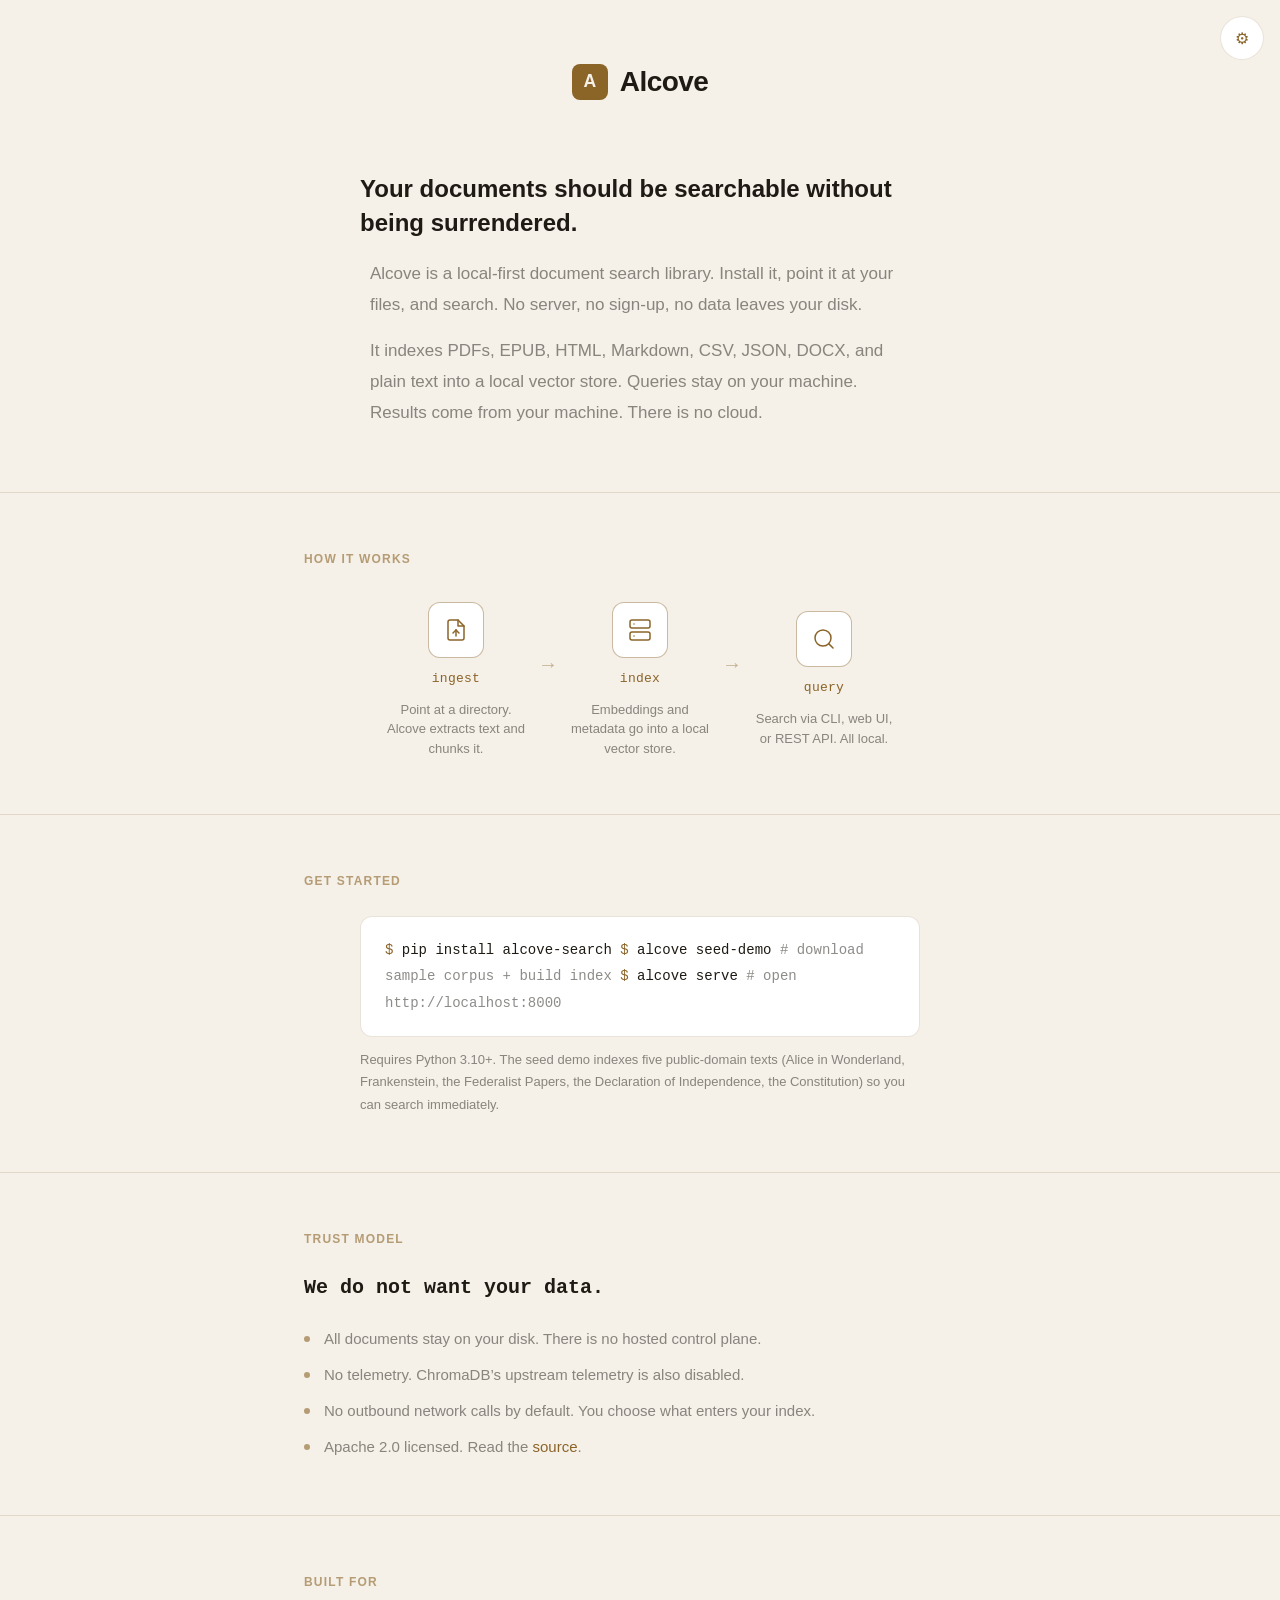
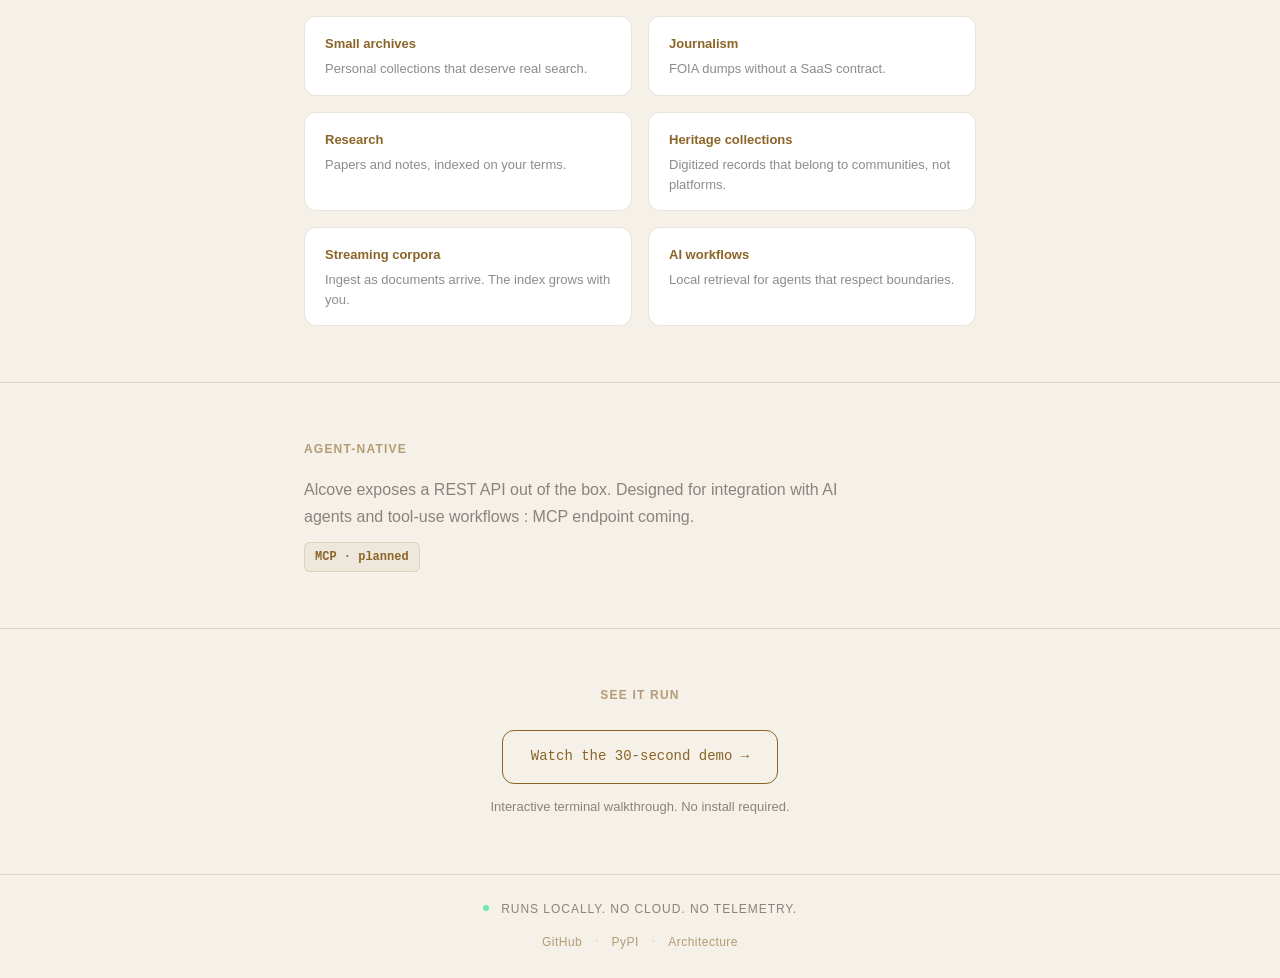
<file: docs/index.html>
<!DOCTYPE html>
<html lang="en">
<head>
<meta charset="UTF-8">
<meta name="viewport" content="width=device-width, initial-scale=1.0">
<title>Alcove: Local-First Document Search</title>
<meta name="description" content="Index your documents locally. Search them instantly. Your data never leaves your disk.">
<meta property="og:title" content="Alcove: Local-First Document Search">
<meta property="og:description" content="Index your documents locally. Search them instantly. Your data never leaves your disk.">
<meta property="og:type" content="website">
<meta property="og:url" content="https://pro777.github.io/alcove/">
<meta property="og:image" content="https://pro777.github.io/alcove/assets/logo.svg">
<link rel="icon" type="image/png" sizes="32x32" href="assets/favicon-32x32.png">
<link rel="apple-touch-icon" href="assets/apple-touch-icon.png">

<script>
(function() {
  var t = localStorage.getItem('alcove-theme');
  if (t) document.documentElement.dataset.theme = t;
})();
</script>

<style>
/* ---- Self-hosted Space Grotesk ---- */
@font-face {
  font-family: 'Space Grotesk';
  font-style: normal;
  font-weight: 300 700;
  font-display: swap;
  src: url([data-uri]) format('woff2');
  unicode-range: U+0000-00FF, U+0131, U+0152-0153, U+02BB-02BC, U+02C6, U+02DA, U+02DC, U+0304, U+0308, U+0329, U+2000-206F, U+20AC, U+2122, U+2191, U+2193, U+2212, U+2215, U+FEFF, U+FFFD;
}

/* ---- Custom Properties ---- */
:root {
  --bg-body:      #1e1a14;
  --bg-surface:   #2a241d;
  --bg-card:      #241f18;
  --border:       rgba(211, 166, 111, 0.12);
  --border-hover: rgba(211, 166, 111, 0.35);
  --gold:         #d3a66f;
  --gold-dim:     rgba(211, 166, 111, 0.50);
  --gold-faint:   rgba(211, 166, 111, 0.08);
  --gold-glow:    rgba(211, 166, 111, 0.18);
  --text:         #f5f0e8;
  --text-muted:   rgba(245, 240, 232, 0.45);
  --font-sans:    'Space Grotesk', -apple-system, BlinkMacSystemFont, 'Segoe UI', Roboto, sans-serif;
  --font-mono:    'SF Mono', 'Cascadia Code', 'Fira Code', 'JetBrains Mono', Menlo, Monaco, Consolas, monospace;
  --radius-sm:    0.375rem;
  --radius-md:    0.5rem;
  --radius-lg:    0.75rem;
  color-scheme: dark;
}

@media (prefers-color-scheme: light) {
  :root:not([data-theme]) {
    color-scheme: light;
    --bg-body:      #f5f0e8;
    --bg-surface:   #ede8df;
    --bg-card:      #ffffff;
    --border:       rgba(139, 100, 45, 0.18);
    --border-hover: rgba(139, 100, 45, 0.45);
    --gold:         #8b6428;
    --gold-dim:     rgba(139, 100, 40, 0.60);
    --gold-faint:   rgba(139, 100, 40, 0.06);
    --gold-glow:    rgba(139, 100, 40, 0.14);
    --text:         #1e1a14;
    --text-muted:   rgba(30, 26, 20, 0.50);
  }
}

[data-theme="light"] {
  color-scheme: light;
  --bg-body:      #f5f0e8;
  --bg-surface:   #ede8df;
  --bg-card:      #ffffff;
  --border:       rgba(139, 100, 45, 0.18);
  --border-hover: rgba(139, 100, 45, 0.45);
  --gold:         #8b6428;
  --gold-dim:     rgba(139, 100, 40, 0.60);
  --gold-faint:   rgba(139, 100, 40, 0.06);
  --gold-glow:    rgba(139, 100, 40, 0.14);
  --text:         #1e1a14;
  --text-muted:   rgba(30, 26, 20, 0.50);
}

[data-theme="dark"] {
  color-scheme: dark;
  --bg-body:      #1e1a14;
  --bg-surface:   #2a241d;
  --bg-card:      #241f18;
  --border:       rgba(211, 166, 111, 0.12);
  --border-hover: rgba(211, 166, 111, 0.35);
  --gold:         #d3a66f;
  --gold-dim:     rgba(211, 166, 111, 0.50);
  --gold-faint:   rgba(211, 166, 111, 0.08);
  --gold-glow:    rgba(211, 166, 111, 0.18);
  --text:         #f5f0e8;
  --text-muted:   rgba(245, 240, 232, 0.45);
}

/* ---- Reset ---- */
*, *::before, *::after { box-sizing: border-box; margin: 0; padding: 0; }
html { scroll-behavior: smooth; }

body {
  background: var(--bg-body);
  color: var(--text);
  font-family: var(--font-sans);
  font-size: 16px;
  line-height: 1.7;
  min-height: 100vh;
  -webkit-font-smoothing: antialiased;
  -moz-osx-font-smoothing: grayscale;
}

/* ---- Accessibility ---- */
.sr-only {
  position: absolute; width: 1px; height: 1px; padding: 0; margin: -1px;
  overflow: hidden; clip: rect(0,0,0,0); white-space: nowrap; border: 0;
}

.skip-link {
  position: absolute; top: -44px; left: 1rem;
  background: var(--gold); color: var(--bg-body);
  padding: 0.5rem 1rem; font-weight: 600; font-size: 0.875rem;
  border-radius: 0 0 var(--radius-sm) var(--radius-sm);
  z-index: 200; transition: top 0.2s; text-decoration: none;
  min-height: 44px; display: inline-flex; align-items: center;
}
.skip-link:focus { top: 0; }

a:focus-visible, button:focus-visible {
  outline: 2px solid var(--gold); outline-offset: 2px; border-radius: var(--radius-sm);
}

/* ---- Theme Toggle ---- */
.theme-toggle {
  position: fixed; top: 1rem; right: 1rem;
  background: var(--bg-card); border: 1px solid var(--border);
  border-radius: 50%; width: 38px; height: 38px;
  display: flex; align-items: center; justify-content: center;
  cursor: pointer; font-size: 1rem; color: var(--gold);
  z-index: 100; padding: 0;
  transition: background 0.2s, border-color 0.2s;
  min-height: 44px; min-width: 44px;
}
.theme-toggle:hover { border-color: var(--border-hover); background: var(--bg-surface); }

/* ---- Layout ---- */
.container {
  max-width: 720px; width: 100%; margin: 0 auto; padding: 0 1.5rem;
}

/* ---- Header ---- */
.site-header {
  padding: 4rem 0 2rem; text-align: center;
}
.logo-row {
  display: flex; align-items: center; justify-content: center; gap: 0.75rem; margin-bottom: 0.5rem;
}
.logo-mark {
  width: 36px; height: 36px; background: var(--gold);
  border-radius: var(--radius-md);
  display: flex; align-items: center; justify-content: center;
  color: var(--bg-body); font-size: 1.1rem; font-weight: 700;
  letter-spacing: -0.02em; flex-shrink: 0;
}
.site-title {
  font-size: 1.75rem; font-weight: 700; color: var(--text);
  letter-spacing: -0.02em; line-height: 1;
}

/* ---- Sections ---- */
section {
  padding: 3.5rem 0;
}

section + section {
  border-top: 1px solid var(--border);
}

/* ---- Thesis (hero) ---- */
.thesis {
  padding: 2rem 0 4rem;
}
.thesis h2 {
  font-size: 1.5rem; font-weight: 600; line-height: 1.4;
  color: var(--text); margin: 0 auto 1.25rem; max-width: 560px;
}
.thesis p {
  font-size: 1.0625rem; line-height: 1.8; color: var(--text-muted);
  margin: 0 auto; max-width: 540px;
}
.thesis p + p {
  margin-top: 1rem;
}

/* ---- Pipeline ---- */
.pipeline-section h3 {
  font-size: 0.75rem; font-weight: 600; text-transform: uppercase;
  letter-spacing: 0.1em; color: var(--gold-dim); margin-bottom: 2rem;
}

.pipeline {
  display: flex; align-items: center; justify-content: center;
  gap: 0; flex-wrap: nowrap;
}

.pipeline-stage {
  display: flex; flex-direction: column; align-items: center;
  gap: 0.625rem; flex: 0 0 auto; min-width: 120px;
}

.pipeline-icon {
  width: 56px; height: 56px;
  border: 1.5px solid var(--border-hover);
  border-radius: var(--radius-lg);
  display: flex; align-items: center; justify-content: center;
  background: var(--bg-card);
  transition: border-color 0.3s, box-shadow 0.3s;
}

.pipeline-icon svg {
  width: 24px; height: 24px; stroke: var(--gold); fill: none;
  stroke-width: 1.5; stroke-linecap: round; stroke-linejoin: round;
}

.pipeline-stage:hover .pipeline-icon {
  border-color: var(--gold); box-shadow: 0 0 16px var(--gold-glow); }

.pipeline-label {
  font-family: var(--font-mono); font-size: 0.8125rem;
  font-weight: 500; color: var(--gold); letter-spacing: 0.02em;
}

.pipeline-desc {
  font-size: 0.8125rem; color: var(--text-muted); text-align: center;
  max-width: 140px; line-height: 1.5;
}

.pipeline-arrow {
  color: var(--border-hover); font-size: 1.25rem;
  padding: 0 0.75rem; margin-top: -2rem; flex-shrink: 0;
}

/* ---- Trust ---- */
.trust-section h3 {
  font-size: 0.75rem; font-weight: 600; text-transform: uppercase;
  letter-spacing: 0.1em; color: var(--gold-dim); margin-bottom: 1.5rem;
}

.trust-statement {
  font-family: var(--font-mono); font-size: 1.25rem;
  font-weight: 600; color: var(--text); margin-bottom: 1.5rem;
  line-height: 1.5;
}

.trust-points {
  display: grid; grid-template-columns: 1fr; gap: 0.75rem;
}

.trust-point {
  font-size: 0.9375rem; color: var(--text-muted); line-height: 1.6;
  padding-left: 1.25rem; position: relative;
}

.trust-point::before {
  content: ''; position: absolute; left: 0; top: 0.6em;
  width: 6px; height: 6px; border-radius: 50%;
  background: var(--gold-dim);
}

/* ---- Quick Start ---- */
.quickstart-section h3 {
  font-size: 0.75rem; font-weight: 600; text-transform: uppercase;
  letter-spacing: 0.1em; color: var(--gold-dim); margin-bottom: 1.5rem;
}

.code-block {
  background: var(--bg-card); border: 1px solid var(--border);
  border-radius: var(--radius-lg); padding: 1.25rem 1.5rem;
  font-family: var(--font-mono); font-size: 0.875rem;
  line-height: 1.9; overflow-x: auto; position: relative;
  margin: 0 auto; max-width: 560px;
}

.code-block code {
  color: var(--text);
}

.code-prompt { color: var(--gold); }
.code-comment { color: var(--text-muted); }

.code-block + .code-note {
  margin: 0.75rem auto 0; font-size: 0.8125rem; color: var(--text-muted);
  max-width: 560px;
}

/* ---- Verticals ---- */
.verticals-section h3 {
  font-size: 0.75rem; font-weight: 600; text-transform: uppercase;
  letter-spacing: 0.1em; color: var(--gold-dim); margin-bottom: 1.5rem;
}

.verticals-grid {
  display: grid; grid-template-columns: 1fr 1fr; gap: 1rem;
}

.vertical-item {
  background: var(--bg-card); border: 1px solid var(--border);
  border-radius: var(--radius-lg); padding: 1rem 1.25rem;
  transition: border-color 0.2s;
}

.vertical-item:hover {
  border-color: var(--border-hover);
}

.vertical-label {
  font-size: 0.8125rem; font-weight: 600; color: var(--gold);
  margin-bottom: 0.25rem;
}

.vertical-desc {
  font-size: 0.8125rem; color: var(--text-muted); line-height: 1.5;
}

/* ---- Agent / MCP ---- */
.agent-section h3 {
  font-size: 0.75rem; font-weight: 600; text-transform: uppercase;
  letter-spacing: 0.1em; color: var(--gold-dim); margin-bottom: 1rem;
}

.agent-section p {
  font-size: 1rem; color: var(--text-muted); line-height: 1.7;
  max-width: 540px;
}

.agent-badge {
  display: inline-block; font-family: var(--font-mono);
  font-size: 0.75rem; font-weight: 600;
  padding: 0.25rem 0.625rem; border-radius: var(--radius-sm);
  background: var(--gold-faint); color: var(--gold);
  border: 1px solid var(--border);
  margin-top: 0.75rem;
}

/* ---- Demo ---- */
.demo-section {
  text-align: center;
}

.demo-section h3 {
  font-size: 0.75rem; font-weight: 600; text-transform: uppercase;
  letter-spacing: 0.1em; color: var(--gold-dim); margin-bottom: 1.5rem;
}

.demo-link {
  display: inline-flex; align-items: center; gap: 0.5rem;
  padding: 0.875rem 1.75rem;
  border: 1px solid var(--gold); border-radius: var(--radius-lg);
  color: var(--gold); text-decoration: none;
  font-family: var(--font-mono); font-size: 0.875rem; font-weight: 500;
  transition: background 0.2s, color 0.2s;
}

.demo-link:hover {
  background: var(--gold); color: var(--bg-body); text-decoration: none;
}

.demo-note {
  margin-top: 0.75rem; font-size: 0.8125rem; color: var(--text-muted);
}

/* ---- Footer ---- */
.site-footer {
  padding: 1.5rem 0; border-top: 1px solid var(--border);
  text-align: center;
}
.site-footer p {
  font-size: 0.75rem; font-weight: 500; text-transform: uppercase;
  letter-spacing: 0.08em; color: var(--text-muted);
}
.footer-dot {
  display: inline-block; width: 6px; height: 6px; border-radius: 50%;
  background: #6ee7b7; margin-right: 0.5rem;
  vertical-align: middle; position: relative; top: -1px;
}
.footer-links {
  margin-top: 0.5rem;
}
.footer-links a {
  font-size: 0.75rem; color: var(--gold-dim); text-decoration: none;
  letter-spacing: 0.04em;
}
.footer-links a:hover {
  color: var(--gold); text-decoration: underline;
}
.footer-sep {
  margin: 0 0.5rem; color: var(--border);
}

/* ---- Links ---- */
a { color: var(--gold); text-decoration: none; }
a:hover { text-decoration: underline; }

/* ---- Responsive ---- */
@media (max-width: 600px) {
  .container { padding: 0 1rem; }
  .site-header { padding: 3rem 0 1.5rem; }
  .site-title { font-size: 1.5rem; }
  section { padding: 2.5rem 0; }
  .thesis h2 { font-size: 1.25rem; }
  .pipeline { flex-direction: column; gap: 1rem; }
  .pipeline-arrow { transform: rotate(90deg); margin: 0; padding: 0; }
  .pipeline-stage { min-width: auto; }
  .verticals-grid { grid-template-columns: 1fr; }
  .trust-statement { font-size: 1.0625rem; }
}
</style>
</head>
<body>

<a href="#main" class="skip-link">Skip to main content</a>

<button class="theme-toggle" id="theme-toggle" aria-label="Toggle theme">
  <span id="theme-icon">&#9790;</span>
</button>

<header class="site-header">
  <div class="container">
    <div class="logo-row">
      <div class="logo-mark" aria-hidden="true">A</div>
      <h1 class="site-title">Alcove</h1>
    </div>
  </div>
</header>

<main id="main">

  <!-- Thesis -->
  <section class="thesis">
    <div class="container">
      <h2>Your documents should be searchable without being surrendered.</h2>
      <p>
        Alcove is a local-first document search library. Install it, point it at your files, and search. No server, no sign-up, no data leaves your disk.
      </p>
      <p>
        It indexes PDFs, EPUB, HTML, Markdown, CSV, JSON, DOCX, and plain text into a local vector store. Queries stay on your machine. Results come from your machine. There is no cloud.
      </p>
    </div>
  </section>

  <!-- Pipeline -->
  <section class="pipeline-section">
    <div class="container">
      <h3>How it works</h3>
      <div class="pipeline" role="img" aria-label="Three-stage pipeline: ingest files, index into vector store, query locally">

        <div class="pipeline-stage">
          <div class="pipeline-icon">
            <svg viewBox="0 0 24 24"><path d="M14 2H6a2 2 0 0 0-2 2v16a2 2 0 0 0 2 2h12a2 2 0 0 0 2-2V8z"/><polyline points="14 2 14 8 20 8"/><line x1="12" y1="18" x2="12" y2="12"/><line x1="9" y1="15" x2="12" y2="12"/><line x1="15" y1="15" x2="12" y2="12"/></svg>
          </div>
          <span class="pipeline-label">ingest</span>
          <span class="pipeline-desc">Point at a directory. Alcove extracts text and chunks it.</span>
        </div>

        <span class="pipeline-arrow" aria-hidden="true">&#8594;</span>

        <div class="pipeline-stage">
          <div class="pipeline-icon">
            <svg viewBox="0 0 24 24"><rect x="2" y="2" width="20" height="8" rx="2" ry="2"/><rect x="2" y="14" width="20" height="8" rx="2" ry="2"/><line x1="6" y1="6" x2="6.01" y2="6"/><line x1="6" y1="18" x2="6.01" y2="18"/></svg>
          </div>
          <span class="pipeline-label">index</span>
          <span class="pipeline-desc">Embeddings and metadata go into a local vector store.</span>
        </div>

        <span class="pipeline-arrow" aria-hidden="true">&#8594;</span>

        <div class="pipeline-stage">
          <div class="pipeline-icon">
            <svg viewBox="0 0 24 24"><circle cx="11" cy="11" r="8"/><line x1="21" y1="21" x2="16.65" y2="16.65"/></svg>
          </div>
          <span class="pipeline-label">query</span>
          <span class="pipeline-desc">Search via CLI, web UI, or REST API. All local.</span>
        </div>

      </div>
    </div>
  </section>

  <!-- Quick Start -->
  <section class="quickstart-section">
    <div class="container">
      <h3>Get started</h3>
      <div class="code-block">
        <code><span class="code-prompt">$</span> pip install alcove-search
<span class="code-prompt">$</span> alcove seed-demo          <span class="code-comment"># download sample corpus + build index</span>
<span class="code-prompt">$</span> alcove serve              <span class="code-comment"># open http://localhost:8000</span></code>
      </div>
      <p class="code-note">
        Requires Python 3.10+. The seed demo indexes five public-domain texts (Alice in Wonderland, Frankenstein, the Federalist Papers, the Declaration of Independence, the Constitution) so you can search immediately.
      </p>
    </div>
  </section>

  <!-- Trust -->
  <section class="trust-section">
    <div class="container">
      <h3>Trust model</h3>
      <p class="trust-statement">We do not want your data.</p>
      <div class="trust-points">
        <div class="trust-point">All documents stay on your disk. There is no hosted control plane.</div>
        <div class="trust-point">No telemetry. ChromaDB&rsquo;s upstream telemetry is also disabled.</div>
        <div class="trust-point">No outbound network calls by default. You choose what enters your index.</div>
        <div class="trust-point">Apache 2.0 licensed. Read the <a href="https://github.com/Pro777/alcove">source</a>.</div>
      </div>
    </div>
  </section>

  <!-- Verticals -->
  <section class="verticals-section">
    <div class="container">
      <h3>Built for</h3>
      <div class="verticals-grid">
        <div class="vertical-item">
          <div class="vertical-label">Small archives</div>
          <div class="vertical-desc">Personal collections that deserve real search.</div>
        </div>
        <div class="vertical-item">
          <div class="vertical-label">Journalism</div>
          <div class="vertical-desc">FOIA dumps without a SaaS contract.</div>
        </div>
        <div class="vertical-item">
          <div class="vertical-label">Research</div>
          <div class="vertical-desc">Papers and notes, indexed on your terms.</div>
        </div>
        <div class="vertical-item">
          <div class="vertical-label">Heritage collections</div>
          <div class="vertical-desc">Digitized records that belong to communities, not platforms.</div>
        </div>
        <div class="vertical-item">
          <div class="vertical-label">Streaming corpora</div>
          <div class="vertical-desc">Ingest as documents arrive. The index grows with you.</div>
        </div>
        <div class="vertical-item">
          <div class="vertical-label">AI workflows</div>
          <div class="vertical-desc">Local retrieval for agents that respect boundaries.</div>
        </div>
      </div>
    </div>
  </section>

  <!-- Agent-native -->
  <section class="agent-section">
    <div class="container">
      <h3>Agent-native</h3>
      <p>
        Alcove exposes a REST API out of the box. Designed for integration with AI agents and tool-use workflows : MCP endpoint coming.
      </p>
      <span class="agent-badge">MCP &middot; planned</span>
    </div>
  </section>

  <!-- Demo -->
  <section class="demo-section">
    <div class="container">
      <h3>See it run</h3>
      <a href="demo.html" class="demo-link">
        Watch the 30-second demo &#8594;
      </a>
      <p class="demo-note">Interactive terminal walkthrough. No install required.</p>
    </div>
  </section>

</main>

<footer class="site-footer">
  <div class="container">
    <p>
      <span class="footer-dot" aria-hidden="true"></span>
      Runs locally. No cloud. No telemetry.
    </p>
    <div class="footer-links">
      <a href="https://github.com/Pro777/alcove">GitHub</a>
      <span class="footer-sep" aria-hidden="true">&middot;</span>
      <a href="https://pypi.org/project/alcove-search/">PyPI</a>
      <span class="footer-sep" aria-hidden="true">&middot;</span>
      <a href="ARCHITECTURE.html">Architecture</a>
    </div>
  </div>
</footer>

<script>
(function() {
  var btn = document.getElementById('theme-toggle');
  var icon = document.getElementById('theme-icon');
  var states = ['auto', 'light', 'dark'];
  var icons = {'auto': '&#9881;', 'light': '&#9728;', 'dark': '&#9790;'};
  var labels = {'auto': 'Auto theme', 'light': 'Light theme', 'dark': 'Dark theme'};

  function getCurrent() {
    return localStorage.getItem('alcove-theme') || 'auto';
  }

  function apply(theme) {
    if (theme === 'auto') {
      delete document.documentElement.dataset.theme;
      localStorage.removeItem('alcove-theme');
    } else {
      document.documentElement.dataset.theme = theme;
      localStorage.setItem('alcove-theme', theme);
    }
    icon.innerHTML = icons[theme];
    btn.setAttribute('aria-label', labels[theme]);
  }

  apply(getCurrent());

  btn.addEventListener('click', function() {
    var cur = getCurrent();
    var next = states[(states.indexOf(cur) + 1) % states.length];
    apply(next);
  });
})();
</script>
</body>
</html>
</file>
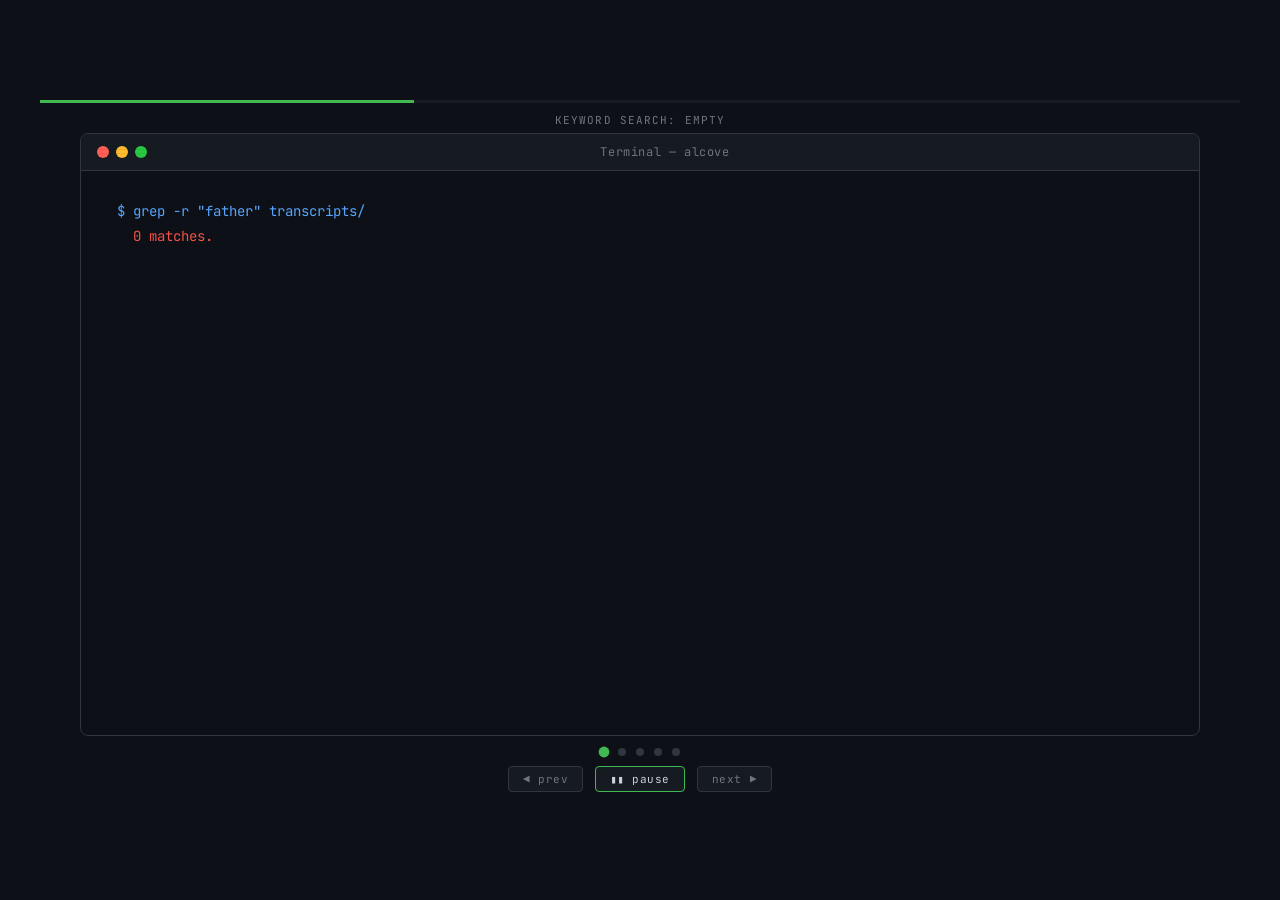
<file: docs/demo-cli.html>
<!DOCTYPE html>
<html lang="en">
<head>
<meta charset="UTF-8">
<meta name="viewport" content="width=device-width, initial-scale=1.0">
<title>Alcove — CLI Demo</title>
<link rel="preconnect" href="https://fonts.googleapis.com">
<link rel="preconnect" href="https://fonts.gstatic.com" crossorigin>
<link href="https://fonts.googleapis.com/css2?family=JetBrains+Mono:wght@400;500;700&display=swap" rel="stylesheet">
<style>
  *, *::before, *::after { box-sizing: border-box; margin: 0; padding: 0; }

  body {
    background: #0d1117;
    display: flex;
    align-items: center;
    justify-content: center;
    min-height: 100vh;
    font-family: 'JetBrains Mono', 'Courier New', monospace;
    color: #c9d1d9;
  }

  .slideshow-wrapper {
    width: 1200px;
    height: 700px;
    display: flex;
    flex-direction: column;
  }

  .progress-bar-track { width: 100%; height: 3px; background: #161b22; flex-shrink: 0; }
  .progress-bar-fill  { height: 100%; background: #3fb950; width: 0%; }

  .scene-label {
    text-align: center;
    font-size: 11px;
    color: #6e7681;
    letter-spacing: 0.1em;
    text-transform: uppercase;
    padding: 10px 0 8px;
    flex-shrink: 0;
    height: 30px;
  }

  .terminal-window {
    flex: 1;
    display: flex;
    flex-direction: column;
    background: #0d1117;
    border: 1px solid #30363d;
    border-radius: 8px;
    overflow: hidden;
    position: relative;
    margin: 0 40px;
  }

  /* scanlines */
  .terminal-window::after {
    content: '';
    position: absolute;
    inset: 0;
    background: repeating-linear-gradient(
      to bottom,
      transparent 0px, transparent 3px,
      rgba(0,0,0,0.06) 3px, rgba(0,0,0,0.06) 4px
    );
    pointer-events: none;
    z-index: 5;
  }

  .terminal-titlebar {
    background: #161b22;
    border-bottom: 1px solid #30363d;
    padding: 10px 16px;
    display: flex;
    align-items: center;
    flex-shrink: 0;
  }
  .traffic-lights { display: flex; gap: 7px; }
  .dot { width: 12px; height: 12px; border-radius: 50%; }
  .dot-red    { background: #ff5f57; }
  .dot-yellow { background: #febc2e; }
  .dot-green  { background: #28c840; }
  .terminal-title { font-size: 12px; color: #6e7681; letter-spacing: 0.05em; flex: 1; text-align: center; }

  .terminal-body {
    flex: 1;
    padding: 28px 36px;
    overflow: hidden;
  }

  .terminal-content { font-size: 14px; line-height: 1.75; }
  .tline { display: block; white-space: pre; }

  /* colors */
  .c-prompt   { color: #58a6ff; }
  .c-cmd      { color: #c9d1d9; }
  .c-output   { color: #c9d1d9; }
  .c-dim      { color: #6e7681; }
  .c-score    { color: #3fb950; }
  .c-filepath { color: #79c0ff; }
  .c-scorenum { color: #ffa657; }
  .c-err      { color: #f85149; }
  .c-bracket  { color: #6e7681; }
  .c-success  { color: #3fb950; }

  /* cursor */
  .cursor {
    display: inline-block;
    width: 8px;
    height: 15px;
    background: #c9d1d9;
    vertical-align: text-bottom;
    animation: blink 1s step-end infinite;
  }
  @keyframes blink { 0%,100%{opacity:1} 50%{opacity:0} }

  .controls-area {
    padding: 12px 40px 8px;
    display: flex;
    flex-direction: column;
    align-items: center;
    gap: 10px;
    flex-shrink: 0;
  }

  .scene-dots { display: flex; gap: 10px; }
  .scene-dot {
    width: 8px; height: 8px; border-radius: 50%;
    background: #30363d; cursor: pointer;
    transition: background 0.2s, transform 0.2s;
  }
  .scene-dot.active { background: #3fb950; transform: scale(1.35); }
  .scene-dot:hover  { background: #58a6ff; }

  .controls-buttons { display: flex; gap: 12px; }
  .ctrl-btn {
    background: #161b22;
    border: 1px solid #30363d;
    color: #6e7681;
    font-family: 'JetBrains Mono', 'Courier New', monospace;
    font-size: 11px;
    padding: 5px 14px;
    border-radius: 4px;
    cursor: pointer;
    letter-spacing: 0.05em;
    transition: color 0.15s, border-color 0.15s, background 0.15s;
  }
  .ctrl-btn:hover { color: #c9d1d9; border-color: #6e7681; background: #21262d; }
  .ctrl-btn.primary { color: #c9d1d9; border-color: #3fb950; }
  .ctrl-btn.primary:hover { background: #1a2d1a; }
</style>
</head>
<body>

<div class="slideshow-wrapper">
  <div class="progress-bar-track">
    <div class="progress-bar-fill" id="progressFill"></div>
  </div>
  <div class="scene-label" id="sceneLabel"></div>
  <div class="terminal-window">
    <div class="terminal-titlebar">
      <div class="traffic-lights">
        <div class="dot dot-red"></div>
        <div class="dot dot-yellow"></div>
        <div class="dot dot-green"></div>
      </div>
      <div class="terminal-title">Terminal &mdash; alcove</div>
    </div>
    <div class="terminal-body">
      <div class="terminal-content" id="terminalContent"></div>
    </div>
  </div>
  <div class="controls-area">
    <div class="scene-dots" id="sceneDots"></div>
    <div class="controls-buttons">
      <button class="ctrl-btn" id="btnPrev">&#9664; prev</button>
      <button class="ctrl-btn primary" id="btnPlayPause">&#9646;&#9646; pause</button>
      <button class="ctrl-btn" id="btnNext">next &#9654;</button>
    </div>
  </div>
</div>

<script>
// Scene data
// Each line: { segs: [{text,cls},...], tw: bool, pre: ms_delay_before_this_line }
// tw=true  = typewriter char-by-char for first segment
// tw=false = instant appear

function seg(text, cls) { return { text, cls }; }

function rline(bullet, score, sep, path, pre) {
  return {
    segs: [
      seg(bullet, 'c-score'),
      seg(score,  'c-scorenum'),
      seg(sep,    'c-dim'),
      seg(path,   'c-filepath'),
    ],
    tw: false,
    pre: pre !== undefined ? pre : 140,
  };
}

function iline(text, cls, pre) {
  return { segs: [seg(text, cls)], tw: false, pre: pre !== undefined ? pre : 50 };
}

function tline(text, cls, pre) {
  return { segs: [seg(text, cls)], tw: true, pre: pre !== undefined ? pre : 0 };
}

function blank(pre) { return { segs: [seg('', 'c-output')], tw: false, pre: pre !== undefined ? pre : 50 }; }

const SCENES = [
  {
    title: 'Keyword search: empty',
    lines: [
      tline('$ grep -r "father" transcripts/', 'c-prompt', 0),
      blank(80),
      iline('  0 matches.', 'c-err', 100),
      blank(60),
      iline('  [Subject A said "my old man."',  'c-bracket', 200),
      iline('   Subject B talked about absence.','c-bracket', 60),
      iline('   Subject C told a fishing story.','c-bracket', 60),
      iline('   Keyword search: empty.]',        'c-bracket', 60),
    ]
  },
  {
    title: 'Alcove finds what keyword misses',
    lines: [
      tline('$ alcove search "relationship with father" \\', 'c-prompt', 0),
      tline('    --collection interviews',                   'c-cmd',    20),
      blank(60),
      iline('  Searching 40 hours of transcripts...', 'c-dim', 80),
      iline('  (local · no cloud)',                   'c-dim', 40),
      blank(300),
      rline('  ● score: ', '0.91', '  │  ', 'henderson_interview.txt:847', 160),
      iline('    "My old man never said it directly, but you', 'c-output', 30),
      iline('     could tell by the way he watched us..."',   'c-output', 30),
      blank(40),
      rline('  ● score: ', '0.87', '  │  ', 'chen_interview.txt:1203', 120),
      iline('    "There was just this absence where a father', 'c-output', 30),
      iline('     should have been..."',                      'c-output', 30),
      blank(40),
      rline('  ● score: ', '0.84', '  │  ', 'kowalski_interview.txt:2891', 120),
      iline('    "Every time we went fishing, just the two', 'c-output', 30),
      iline('     of us, I understood something..."',        'c-output', 30),
    ]
  },
  {
    title: 'Plain language · multiple formats',
    lines: [
      tline('$ alcove search "what did subjects say about grief" \\', 'c-prompt', 0),
      tline('    --collection interviews \\',    'c-cmd', 20),
      tline('    --collection research-notes \\','c-cmd', 20),
      tline('    --collection production-docs',  'c-cmd', 20),
      blank(60),
      iline('  Searching across 3 collections, 847 documents...', 'c-dim', 80),
      blank(320),
      rline('  ● score: ', '0.93', '  │  ', 'producer_notes_2019.md:44',    160),
      rline('  ● score: ', '0.89', '  │  ', 'chen_interview.txt:3021',       120),
      rline('  ● score: ', '0.86', '  │  ', 'background_research.pdf:118',   120),
    ]
  },
  {
    title: 'Search across all productions',
    lines: [
      tline('$ alcove search "labor and dignity" --all-collections', 'c-prompt', 0),
      blank(60),
      iline('  Searching across ALL productions',         'c-dim', 80),
      iline('  (12 collections · 2,847 documents)...', 'c-dim', 40),
      blank(360),
      iline('  Results span: Film A (2019), Film B (2021), Film C (2023)', 'c-dim', 80),
      blank(60),
      rline('  ● ', '0.94', '  │  ', 'film_b/chen_interview.txt',           160),
      rline('  ● ', '0.91', '  │  ', 'film_a/archive_footage_notes.md',     120),
      rline('  ● ', '0.88', '  │  ', 'film_c/subject_d_transcript.txt',     120),
    ]
  },
  {
    title: 'Your data never left your machine',
    lines: [
      tline('$ alcove status', 'c-prompt', 0),
      blank(80),
      iline('  Index:    /Users/kevin/Documents/productions/.alcove/', 'c-output', 60),
      iline('  Vectors:  47,291 chunks indexed',             'c-output', 60),
      iline('  Model:    all-MiniLM-L6-v2 (local · offline)','c-output', 60),
      iline('  Network:  none required',                     'c-output', 60),
      blank(80),
      iline('  Your data has never left your machine.', 'c-success', 120),
    ]
  },
];

const CHAR_SPEED  = 26;   // ms per char
const PAUSE_AFTER = 2200; // ms after last line before advancing

// DOM
const terminalContent = document.getElementById('terminalContent');
const progressFill    = document.getElementById('progressFill');
const sceneLabel      = document.getElementById('sceneLabel');
const sceneDots       = document.getElementById('sceneDots');
const btnPrev         = document.getElementById('btnPrev');
const btnPlayPause    = document.getElementById('btnPlayPause');
const btnNext         = document.getElementById('btnNext');

// Dots
SCENES.forEach((_, i) => {
  const d = document.createElement('div');
  d.className = 'scene-dot' + (i === 0 ? ' active' : '');
  d.addEventListener('click', () => jumpToScene(i));
  sceneDots.appendChild(d);
});

// State
let currentScene = 0;
let playing      = true;
let timers       = [];

function addTimer(fn, ms) { const t = setTimeout(fn, Math.max(0, ms)); timers.push(t); }
function clearTimers()    { timers.forEach(clearTimeout); timers = []; }
function updateDots()     { document.querySelectorAll('.scene-dot').forEach((d,i) => d.classList.toggle('active', i === currentScene)); }

// Build instant line element
function buildInstantLine(lineSpec) {
  const el = document.createElement('span');
  el.className = 'tline';
  lineSpec.segs.forEach(s => {
    const span = document.createElement('span');
    span.className = s.cls;
    span.textContent = s.text;
    el.appendChild(span);
  });
  return el;
}

// Play scene
function playScene(idx) {
  clearTimers();
  currentScene = idx;
  updateDots();
  progressFill.style.width = '0%';

  const scene = SCENES[idx];
  sceneLabel.textContent = scene.title;
  terminalContent.innerHTML = '';

  let cursor = null;
  const schedule = [];
  let t = 0;

  scene.lines.forEach((line, li) => {
    t += line.pre;
    const startAt = t;
    let duration = 0;

    if (line.tw) {
      const text = line.segs[0].text;
      duration = text.length * CHAR_SPEED + CHAR_SPEED;
    }

    schedule.push({ line, li, startAt, duration, isLast: li === scene.lines.length - 1 });
    t += duration;
  });

  const totalSceneMs = t + PAUSE_AFTER;

  const progressStart = Date.now();
  function tickProgress() {
    if (!playing) return;
    const pct = Math.min(100, ((Date.now() - progressStart) / totalSceneMs) * 100);
    progressFill.style.width = pct + '%';
    if (pct < 100) addTimer(tickProgress, 80);
  }
  addTimer(tickProgress, 80);

  schedule.forEach(({ line, startAt, duration, isLast }) => {
    addTimer(() => {
      if (cursor) { cursor.remove(); cursor = null; }

      if (line.tw) {
        const lineEl = document.createElement('span');
        lineEl.className = 'tline';
        const span = document.createElement('span');
        span.className = line.segs[0].cls;
        span.textContent = '';
        lineEl.appendChild(span);

        cursor = document.createElement('span');
        cursor.className = 'cursor';
        lineEl.appendChild(cursor);
        terminalContent.appendChild(lineEl);

        const text = line.segs[0].text;
        for (let ci = 0; ci <= text.length; ci++) {
          const capturedI = ci;
          addTimer(() => { span.textContent = text.slice(0, capturedI); }, ci * CHAR_SPEED);
        }

        if (isLast) {
          addTimer(() => {
            if (cursor) { cursor.remove(); cursor = null; }
            cursor = document.createElement('span');
            cursor.className = 'cursor';
            terminalContent.appendChild(cursor);
            if (playing) addTimer(() => { if (playing) playScene((currentScene + 1) % SCENES.length); }, PAUSE_AFTER);
          }, duration);
        }

      } else {
        const lineEl = buildInstantLine(line);
        terminalContent.appendChild(lineEl);

        if (isLast) {
          cursor = document.createElement('span');
          cursor.className = 'cursor';
          terminalContent.appendChild(cursor);
          if (playing) addTimer(() => { if (playing) playScene((currentScene + 1) % SCENES.length); }, PAUSE_AFTER);
        }
      }
    }, startAt);
  });
}

// Controls
function jumpToScene(idx) {
  playing = true;
  btnPlayPause.textContent = '&#9646;&#9646; pause';
  playScene(idx);
}

btnPlayPause.addEventListener('click', () => {
  if (playing) {
    playing = false;
    clearTimers();
    btnPlayPause.innerHTML = '&#9654; play';
  } else {
    playing = true;
    btnPlayPause.innerHTML = '&#9646;&#9646; pause';
    playScene(currentScene);
  }
});

btnPrev.addEventListener('click', () => {
  playing = true;
  btnPlayPause.innerHTML = '&#9646;&#9646; pause';
  playScene((currentScene - 1 + SCENES.length) % SCENES.length);
});

btnNext.addEventListener('click', () => {
  playing = true;
  btnPlayPause.innerHTML = '&#9646;&#9646; pause';
  playScene((currentScene + 1) % SCENES.length);
});

// Boot
playScene(0);
</script>
</body>
</html>
</file>
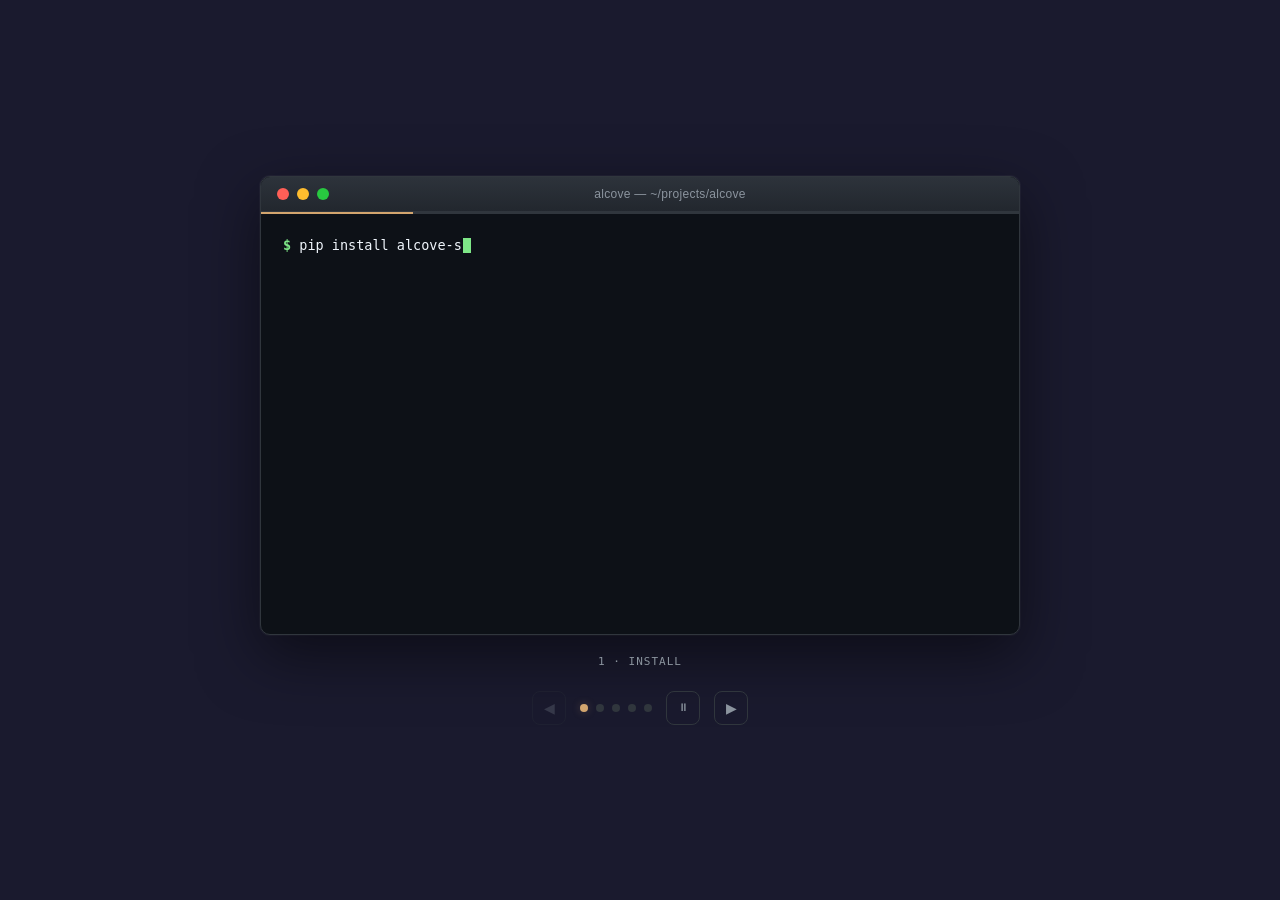
<file: docs/demo.html>
<!DOCTYPE html>
<html lang="en">
<head>
<!-- Alcove interactive CLI demo -->
<meta charset="UTF-8">
<meta name="viewport" content="width=device-width, initial-scale=1.0">
<title>Alcove — Interactive Demo</title>
<style>
  *, *::before, *::after { box-sizing: border-box; margin: 0; padding: 0; }

  :root {
    --bg: #1a1a2e;
    --term-bg: #0d1117;
    --term-border: #30363d;
    --text: #c9d1d9;
    --green: #7ee787;
    --cyan: #79c0ff;
    --yellow: #e3b341;
    --white: #f0f6fc;
    --muted: #8b949e;
    --accent: #d2a56e;
    --accent-glow: #d2a56e40;
    --font-mono: 'SF Mono', 'Cascadia Code', 'Fira Code', 'JetBrains Mono', Menlo, Monaco, Consolas, monospace;
    --font-sans: -apple-system, BlinkMacSystemFont, 'Segoe UI', Roboto, sans-serif;
  }

  body {
    background: var(--bg);
    color: var(--text);
    font-family: var(--font-sans);
    display: flex;
    justify-content: center;
    align-items: center;
    min-height: 100vh;
    padding: 2rem;
  }

  .demo-wrap {
    width: 100%;
    max-width: 760px;
    display: flex;
    flex-direction: column;
    gap: 1.25rem;
  }

  /* Terminal chrome */
  .terminal {
    background: var(--term-bg);
    border: 1px solid var(--term-border);
    border-radius: 10px;
    overflow: hidden;
    box-shadow: 0 20px 60px rgba(0,0,0,.5), 0 0 0 1px rgba(255,255,255,.04);
  }

  .title-bar {
    background: linear-gradient(180deg, #2d333b 0%, #22272e 100%);
    padding: 10px 16px;
    display: flex;
    align-items: center;
    gap: 8px;
    border-bottom: 1px solid var(--term-border);
    user-select: none;
  }

  .tl { width: 12px; height: 12px; border-radius: 50%; }
  .tl-r { background: #ff5f57; }
  .tl-y { background: #febc2e; }
  .tl-g { background: #28c840; }

  .title-bar-text {
    flex: 1;
    text-align: center;
    font-size: 12px;
    color: var(--muted);
    font-family: var(--font-sans);
    letter-spacing: .3px;
  }

  /* Progress strip under title bar */
  .progress-strip {
    height: 2px;
    background: var(--term-border);
  }
  .progress-strip-fill {
    height: 100%;
    background: var(--accent);
    width: 0%;
    transition: width .4s ease;
  }

  .term-body {
    padding: 20px 22px 24px;
    font-family: var(--font-mono);
    font-size: 13.5px;
    line-height: 1.7;
    min-height: 420px;
    position: relative;
    overflow: hidden;
  }

  /* Scene system */
  .scene {
    position: absolute;
    inset: 20px 22px 24px;
    opacity: 0;
    transition: opacity .5s ease;
    pointer-events: none;
    display: flex;
    flex-direction: column;
    overflow-y: auto;
  }
  .scene.active {
    opacity: 1;
    pointer-events: auto;
  }

  /* Line rendering */
  .line {
    opacity: 0;
    transform: translateY(5px);
    white-space: pre-wrap;
    word-break: break-word;
    min-height: 1.7em;
  }
  .line.visible {
    opacity: 1;
    transform: translateY(0);
    transition: opacity .3s ease, transform .3s ease;
  }

  .prompt { color: var(--green); font-weight: 600; }
  .cmd    { color: var(--white); }
  .output { color: var(--text); }
  .dim    { color: var(--muted); }
  .ok     { color: var(--green); }
  .hl     { color: var(--accent); }
  .cyan   { color: var(--cyan); }

  /* Typing cursor */
  .cursor {
    display: inline-block;
    width: 8px;
    height: 15px;
    background: var(--green);
    vertical-align: text-bottom;
    animation: blink 1s step-end infinite;
    margin-left: 1px;
  }
  @keyframes blink { 50% { opacity: 0; } }

  /* JSON result card */
  .json-card {
    background: #161b22;
    border: 1px solid var(--term-border);
    border-radius: 8px;
    padding: 14px 16px;
    margin: 4px 0 6px;
    font-size: 12.5px;
    line-height: 1.6;
    opacity: 0;
    transform: translateY(8px);
  }
  .json-card.visible {
    opacity: 1;
    transform: translateY(0);
    transition: opacity .4s ease, transform .4s ease;
  }
  .json-key   { color: var(--cyan); }
  .json-str   { color: var(--accent); }
  .json-num   { color: var(--yellow); }
  .json-brace { color: var(--muted); }
  .json-match { color: var(--green); font-style: normal; }

  /* End card */
  .end-card {
    text-align: center;
    display: flex;
    flex-direction: column;
    align-items: center;
    justify-content: center;
    height: 100%;
    gap: 14px;
    opacity: 0;
    transform: scale(.97);
    transition: opacity .6s ease, transform .6s ease;
  }
  .scene.active .end-card {
    opacity: 1;
    transform: scale(1);
  }
  .end-icon {
    width: 48px; height: 48px;
    border: 2px solid var(--accent);
    border-radius: 50%;
    display: flex; align-items: center; justify-content: center;
    box-shadow: 0 0 24px var(--accent-glow);
    margin-bottom: 2px;
  }
  .end-icon svg { width: 22px; height: 22px; }
  .end-card .tagline {
    font-family: var(--font-mono);
    font-size: 17px;
    color: var(--white);
    line-height: 1.5;
    letter-spacing: .3px;
  }
  .end-card .sub {
    font-size: 13px;
    color: var(--muted);
    max-width: 380px;
    line-height: 1.65;
  }
  .end-card a {
    display: inline-block;
    margin-top: 6px;
    padding: 9px 22px;
    background: transparent;
    border: 1px solid var(--accent);
    color: var(--accent);
    border-radius: 6px;
    text-decoration: none;
    font-family: var(--font-mono);
    font-size: 13px;
    transition: background .2s, color .2s;
  }
  .end-card a:hover {
    background: var(--accent);
    color: var(--term-bg);
  }

  /* Controls */
  .controls {
    display: flex;
    align-items: center;
    justify-content: center;
    gap: 14px;
    user-select: none;
  }
  .nav-btn {
    background: transparent;
    border: 1px solid var(--term-border);
    color: var(--muted);
    width: 34px; height: 34px;
    border-radius: 8px;
    cursor: pointer;
    display: flex; align-items: center; justify-content: center;
    font-size: 14px;
    transition: border-color .2s, color .2s;
  }
  .nav-btn:hover:not(:disabled) { border-color: var(--accent); color: var(--accent); }
  .nav-btn:disabled { opacity: .25; cursor: default; }
  .pause-btn {
    background: transparent;
    border: 1px solid var(--term-border);
    color: var(--muted);
    width: 34px; height: 34px;
    border-radius: 8px;
    cursor: pointer;
    display: flex; align-items: center; justify-content: center;
    font-size: 11px;
    transition: border-color .2s, color .2s;
    font-family: var(--font-mono);
  }
  .pause-btn:hover { border-color: var(--accent); color: var(--accent); }
  .pause-btn.paused { color: var(--green); border-color: var(--green); }
  .dots { display: flex; gap: 8px; }
  .dot {
    width: 8px; height: 8px;
    border-radius: 50%;
    background: var(--term-border);
    cursor: pointer;
    transition: background .3s, box-shadow .3s;
  }
  .dot.active { background: var(--accent); box-shadow: 0 0 8px var(--accent-glow); }
  .dot:hover:not(.active) { background: var(--muted); }

  .scene-label {
    text-align: center;
    font-size: 11px;
    color: var(--muted);
    font-family: var(--font-mono);
    letter-spacing: 1px;
    text-transform: uppercase;
    min-height: 16px;
  }

  @media (max-width: 600px) {
    body { padding: 1rem; }
    .term-body { font-size: 12px; min-height: 360px; padding: 14px; }
    .scene { inset: 14px; }
  }
</style>
</head>
<body>

<div class="demo-wrap">
  <div class="terminal">
    <div class="title-bar">
      <div class="tl tl-r"></div>
      <div class="tl tl-y"></div>
      <div class="tl tl-g"></div>
      <div class="title-bar-text">alcove &mdash; ~/projects/alcove</div>
    </div>
    <div class="progress-strip"><div class="progress-strip-fill" id="progressFill"></div></div>
    <div class="term-body">
      <div class="scene" id="s0"></div>
      <div class="scene" id="s1"></div>
      <div class="scene" id="s2"></div>
      <div class="scene" id="s3"></div>
      <div class="scene" id="s4">
        <div class="end-card">
          <div class="end-icon">
            <svg viewBox="0 0 24 24" fill="none" stroke="var(--accent)" stroke-width="2" stroke-linecap="round" stroke-linejoin="round">
              <rect x="3" y="11" width="18" height="11" rx="2" ry="2"/>
              <path d="M7 11V7a5 5 0 0 1 10 0v4"/>
            </svg>
          </div>
          <div class="tagline">Your documents. Your machine.<br>No telemetry.</div>
          <div class="sub">Alcove is a free, local-first retrieval starter kit. Your data never leaves your disk.</div>
          <a href="https://github.com/Pro777/alcove">View on GitHub &rarr;</a>
        </div>
      </div>
    </div>
  </div>

  <div class="scene-label" id="sceneLabel"></div>

  <div class="controls">
    <button class="nav-btn" id="prevBtn" aria-label="Previous">&#9664;</button>
    <div class="dots" id="dots"></div>
    <button class="pause-btn" id="pauseBtn" aria-label="Pause" title="Pause / Resume autoplay">&#9208;</button>
    <button class="nav-btn" id="nextBtn" aria-label="Next">&#9654;</button>
  </div>
</div>

<script>
(function() {
  'use strict';

  var SCENES = [
    {
      label: '1 \u00b7 Install',
      lines: [
        ['prompt', 'pip install alcove-search'],
        ['output', 'Collecting alcove-search\u2026'],
        ['dim',    '  Downloading alcove_search-0.3.0-py3-none-any.whl (31 kB)'],
        ['output', 'Collecting dependencies\u2026'],
        ['dim',    '  chromadb>=0.5  fastapi>=0.110  pypdf>=4'],
        ['dim',    '  ebooklib>=0.18  beautifulsoup4>=4.12'],
        ['output', 'Installing collected packages\u2026'],
        ['ok',     '  \u2713 Successfully installed alcove-search 0.3.0'],
        ['blank',  ''],
        ['ok',     'Run: alcove seed-demo  \u2014  then: alcove serve'],
      ]
    },
    {
      label: '2 \u00b7 Seed Demo',
      lines: [
        ['prompt', 'alcove seed-demo'],
        ['output', 'Fetching seed corpus (public domain)\u2026'],
        ['dim',    '  fetching gutenberg_alice_11\u2026'],
        ['ok',     '  \u2713 alice.txt                        174 KB  sha256 ok'],
        ['dim',    '  fetching gutenberg_frankenstein_84\u2026'],
        ['ok',     '  \u2713 frankenstein.txt                 449 KB  sha256 ok'],
        ['dim',    '  fetching gutenberg_federalist_1404\u2026'],
        ['ok',     '  \u2713 federalist_papers.txt          1,204 KB  sha256 ok'],
        ['dim',    '  fetching archives_declaration\u2026'],
        ['ok',     '  \u2713 declaration_transcript.html       14 KB  sha256 ok'],
        ['dim',    '  fetching archives_constitution\u2026'],
        ['ok',     '  \u2713 constitution_transcript.html      52 KB  sha256 ok'],
        ['output', 'Chunking 5 documents\u2026'],
        ['ok',     '  \u2713 wrote 247 chunks \u2192 data/processed/chunks.jsonl'],
        ['output', 'Building local index\u2026'],
        ['ok',     '  \u2713 indexed 247 chunks into ChromaDB'],
        ['blank',  ''],
        ['ok',     'done: 5 seed docs fetched, chunked, and indexed locally'],
      ]
    },
    {
      label: '3 \u00b7 Query',
      lines: [
        ['prompt', 'alcove query "What does the Constitution say about liberty?"'],
        ['output', 'Querying local index\u2026'],
        ['blank',  ''],
        ['json', 0],
        ['json', 1],
        ['json', 2],
      ]
    },
    {
      label: '4 \u00b7 Serve',
      lines: [
        ['prompt', 'alcove serve'],
        ['output', 'Loading index\u2026'],
        ['ok',     '  \u2713 247 chunks ready'],
        ['blank',  ''],
        ['output', 'Starting Alcove web UI\u2026'],
        ['ok',     '  \u2713 Listening on http://localhost:8000'],
        ['blank',  ''],
        ['dim',    '  Open your browser \u2014 search, upload, explore.'],
        ['dim',    '  Press Ctrl-C to stop.'],
      ]
    },
    {
      label: '5 \u00b7 Trust',
      lines: []
    }
  ];

  // JSON result data — no HTML strings; built as DOM in buildJsonCard()
  var JSON_RESULTS = [
    {
      source: 'constitution_transcript.html',
      score: '0.847',
      chunkParts: [
        { text: 'We the People of the United States, in Order to form a more perfect Union, establish Justice, insure domestic Tranquility, provide for the common defence, promote the general Welfare, and secure the Blessings of ' },
        { text: 'Liberty', hl: true },
        { text: ' to ourselves and our Posterity\u2026' }
      ]
    },
    {
      source: 'federalist_papers.txt',
      score: '0.791',
      chunkParts: [
        { text: '...the people of this country, enlightened as they are with regard to the nature, and interested, as the great body of them are, in the effects of good government, will never be satisfied till ' },
        { text: 'liberty', hl: true },
        { text: ' has found a secure foundation\u2026' }
      ]
    },
    {
      source: 'declaration_transcript.html',
      score: '0.763',
      chunkParts: [
        { text: '...that they are endowed by their Creator with certain unalienable Rights, that among these are Life, ' },
        { text: 'Liberty', hl: true },
        { text: ' and the pursuit of Happiness\u2026' }
      ]
    }
  ];

  // State
  var current = -1;
  var timers = [];
  var autoTimer = null;
  var paused = false;

  var progressFill = document.getElementById('progressFill');
  var labelEl = document.getElementById('sceneLabel');
  var dotsEl = document.getElementById('dots');
  var prevBtn = document.getElementById('prevBtn');
  var nextBtn = document.getElementById('nextBtn');
  var pauseBtn = document.getElementById('pauseBtn');

  // Build dots
  for (var i = 0; i < SCENES.length; i++) {
    var d = document.createElement('div');
    d.className = 'dot';
    d.setAttribute('data-idx', i);
    d.addEventListener('click', function() { pauseAutoplay(); goTo(parseInt(this.getAttribute('data-idx'))); });
    dotsEl.appendChild(d);
  }

  // Helper: create a span with a class and text content
  function sp(cls, text) {
    var s = document.createElement('span');
    s.className = cls;
    s.textContent = text;
    return s;
  }

  // Build a JSON result card entirely from DOM — no HTML strings
  function buildJsonCard(result) {
    var card = document.createElement('div');
    card.className = 'json-card';

    function br() { return document.createElement('br'); }
    function txt(s) { return document.createTextNode(s); }

    card.appendChild(sp('json-brace', '{'));
    card.appendChild(br());

    card.appendChild(txt('  '));
    card.appendChild(sp('json-key', '"source"'));
    card.appendChild(txt(': '));
    card.appendChild(sp('json-str', '"' + result.source + '"'));
    card.appendChild(txt(','));
    card.appendChild(br());

    card.appendChild(txt('  '));
    card.appendChild(sp('json-key', '"score"'));
    card.appendChild(txt(':  '));
    card.appendChild(sp('json-num', result.score));
    card.appendChild(txt(','));
    card.appendChild(br());

    card.appendChild(txt('  '));
    card.appendChild(sp('json-key', '"chunk"'));
    card.appendChild(txt(':  '));

    var strSpan = document.createElement('span');
    strSpan.className = 'json-str';
    strSpan.appendChild(txt('"'));
    for (var i = 0; i < result.chunkParts.length; i++) {
      var p = result.chunkParts[i];
      if (p.hl) {
        strSpan.appendChild(sp('json-match', p.text));
      } else {
        strSpan.appendChild(txt(p.text));
      }
    }
    strSpan.appendChild(txt('"'));
    card.appendChild(strSpan);
    card.appendChild(br());

    card.appendChild(sp('json-brace', '}'));
    return card;
  }

  function clearTimers() {
    for (var i = 0; i < timers.length; i++) clearTimeout(timers[i]);
    timers = [];
    if (autoTimer) { clearTimeout(autoTimer); autoTimer = null; }
  }

  function goTo(idx) {
    if (idx < 0 || idx >= SCENES.length || idx === current) return;
    clearTimers();

    // Deactivate old
    if (current >= 0) {
      document.getElementById('s' + current).classList.remove('active');
    }

    current = idx;
    updateUI();

    var el = document.getElementById('s' + current);

    // Rebuild dynamic scenes
    if (current <= 3) {
      while (el.firstChild) el.removeChild(el.firstChild);
      buildScene(current, el);
    }

    // Activate after brief crossfade gap
    setTimeout(function() {
      el.classList.add('active');
      if (current <= 3) {
        runAnimation(current, el);
      } else {
        scheduleAutoAdvance(6000);
      }
    }, 100);
  }

  function buildScene(idx, container) {
    var lines = SCENES[idx].lines;
    for (var i = 0; i < lines.length; i++) {
      var spec = lines[i];
      var type = spec[0];
      var content = spec[1];
      var el;

      if (type === 'json') {
        el = buildJsonCard(JSON_RESULTS[content]);
      } else {
        el = document.createElement('div');
        el.className = 'line';
        if (type === 'prompt') {
          el.appendChild(sp('prompt', '$ '));
          var cmdSpan = document.createElement('span');
          cmdSpan.className = 'cmd';
          el.appendChild(cmdSpan);
          el.setAttribute('data-cmd', content);
        } else if (type === 'ok') {
          el.appendChild(sp('ok', content));
        } else if (type === 'dim') {
          el.appendChild(sp('dim', content));
        } else if (type === 'blank') {
          el.textContent = '\u00a0';
        } else {
          el.appendChild(sp('output', content));
        }
      }

      container.appendChild(el);
    }
  }

  function runAnimation(idx, container) {
    var children = container.children;
    var delay = 200;

    for (var i = 0; i < children.length; i++) {
      (function(child, d) {
        var cmdText = child.getAttribute('data-cmd');

        if (cmdText) {
          // Prompt line: show, then type
          timers.push(setTimeout(function() {
            child.classList.add('visible');
            var cmdSpan = child.querySelector('.cmd');
            var cursor = document.createElement('span');
            cursor.className = 'cursor';
            cmdSpan.after(cursor);
            typeChar(cmdSpan, cmdText, 0, cursor);
          }, d));
        } else {
          // Static line or json card: cascade in
          timers.push(setTimeout(function() {
            child.classList.add('visible');
          }, d));
        }
      })(children[i], delay);

      // Calculate next delay
      var cmdText = children[i].getAttribute('data-cmd');
      if (cmdText) {
        delay += cmdText.length * 32 + 600;
      } else if (children[i].classList.contains('json-card')) {
        delay += 350;
      } else {
        delay += 80;
      }
    }

    // Auto-advance after animation completes
    var autoDelay = (idx === 2 || idx === 3) ? 5500 : 4000;
    scheduleAutoAdvance(delay + autoDelay);
  }

  function typeChar(el, text, idx, cursor) {
    if (idx >= text.length) {
      timers.push(setTimeout(function() {
        if (cursor.parentNode) cursor.remove();
      }, 400));
      return;
    }
    el.textContent = text.slice(0, idx + 1);
    var speed = 25 + Math.random() * 25;
    if (text[idx] === ' ') speed += 12;
    if (text[idx] === '"') speed += 30;
    timers.push(setTimeout(function() {
      typeChar(el, text, idx + 1, cursor);
    }, speed));
  }

  function scheduleAutoAdvance(ms) {
    if (paused) return;
    if (autoTimer) clearTimeout(autoTimer);
    autoTimer = setTimeout(function() {
      if (paused) return;
      if (current < SCENES.length - 1) {
        goTo(current + 1);
      } else {
        goTo(0); // loop
      }
    }, ms);
  }

  function pauseAutoplay() {
    paused = true;
    if (autoTimer) { clearTimeout(autoTimer); autoTimer = null; }
    pauseBtn.textContent = '\u25b6';
    pauseBtn.classList.add('paused');
    pauseBtn.title = 'Resume autoplay';
  }

  function resumeAutoplay() {
    paused = false;
    pauseBtn.textContent = '\u23f8';
    pauseBtn.classList.remove('paused');
    pauseBtn.title = 'Pause autoplay';
    scheduleAutoAdvance(4000);
  }

  function updateUI() {
    progressFill.style.width = ((current + 1) / SCENES.length * 100) + '%';
    labelEl.textContent = SCENES[current].label;
    prevBtn.disabled = current === 0;
    nextBtn.disabled = false;
    var dots = dotsEl.querySelectorAll('.dot');
    for (var i = 0; i < dots.length; i++) {
      dots[i].classList.toggle('active', i === current);
    }
  }

  // Navigation — manual interaction pauses autoplay
  prevBtn.addEventListener('click', function() { pauseAutoplay(); goTo(current - 1); });
  nextBtn.addEventListener('click', function() {
    pauseAutoplay();
    if (current >= SCENES.length - 1) goTo(0);
    else goTo(current + 1);
  });

  pauseBtn.addEventListener('click', function() {
    if (paused) resumeAutoplay();
    else pauseAutoplay();
  });

  document.addEventListener('keydown', function(e) {
    if (e.key === 'ArrowRight') { e.preventDefault(); pauseAutoplay(); goTo(current + 1); }
    if (e.key === 'ArrowLeft') { e.preventDefault(); pauseAutoplay(); goTo(current - 1); }
    if (e.key === ' ') { e.preventDefault(); if (paused) resumeAutoplay(); else pauseAutoplay(); }
  });

  // Start
  goTo(0);
})();
</script>
</body>
</html>
</file>
